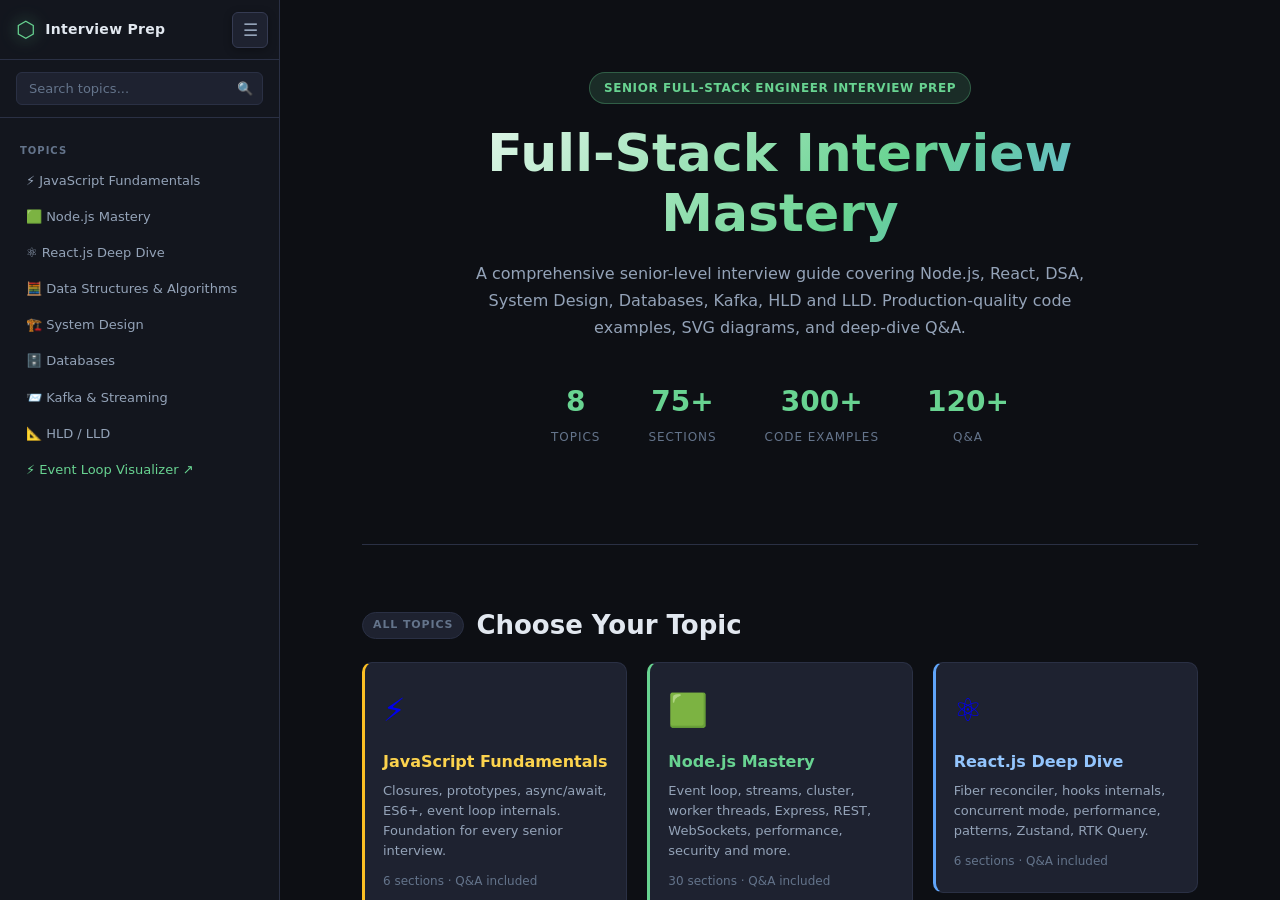
<file: index.html>
<!DOCTYPE html>
<html lang="en">
<head>
  <meta charset="UTF-8" />
  <meta name="viewport" content="width=device-width, initial-scale=1.0" />
  <title>Senior Full-Stack Interview Prep</title>
  <link rel="stylesheet" href="styles.css" />
</head>
<body>
  <div id="progressBar" class="progress-bar"></div>
  <button class="sidebar-float-toggle" id="sidebarToggle" aria-label="Toggle sidebar">☰</button>
  <div class="sidebar-overlay" id="sidebarOverlay"></div>

  <div class="layout">
    <aside class="sidebar" id="sidebar">
      <div class="sidebar-header">
        <div class="logo">
          <span class="logo-icon">⬡</span>
          <span class="logo-text">Interview Prep</span>
        </div>
      </div>
      <div class="search-box">
        <input type="text" id="searchInput" placeholder="Search topics..." />
        <span class="search-icon">🔍</span>
      </div>
      <nav class="nav" id="nav">
        <div class="nav-section">
          <div class="nav-section-title">Topics</div>
          <a href="javascript.html" class="nav-link">⚡ JavaScript Fundamentals</a>
          <a href="nodejs.html" class="nav-link">🟩 Node.js Mastery</a>
          <a href="react.html" class="nav-link">⚛️ React.js Deep Dive</a>
          <a href="dsa.html" class="nav-link">🧮 Data Structures & Algorithms</a>
          <a href="system-design.html" class="nav-link">🏗️ System Design</a>
          <a href="databases.html" class="nav-link">🗄️ Databases</a>
          <a href="kafka.html" class="nav-link">📨 Kafka & Streaming</a>
          <a href="hld-lld.html" class="nav-link">📐 HLD / LLD</a>
          <a href="event-loop.html" class="nav-link" style="color:#68d391;" target="_blank">⚡ Event Loop Visualizer ↗</a>
        </div>
      </nav>
    </aside>

    <main class="main" id="main">
      <div class="content-wrapper">
        <section class="hero" id="hero">
          <div class="hero-badge">Senior Full-Stack Engineer Interview Prep</div>
          <h1 class="hero-title">Full-Stack Interview Mastery</h1>
          <p class="hero-subtitle">A comprehensive senior-level interview guide covering Node.js, React, DSA, System Design, Databases, Kafka, HLD and LLD. Production-quality code examples, SVG diagrams, and deep-dive Q&amp;A.</p>
          <div class="hero-stats">
            <div class="stat"><span class="stat-num">8</span><span class="stat-label">Topics</span></div>
            <div class="stat"><span class="stat-num">75+</span><span class="stat-label">Sections</span></div>
            <div class="stat"><span class="stat-num">300+</span><span class="stat-label">Code Examples</span></div>
            <div class="stat"><span class="stat-num">120+</span><span class="stat-label">Q&amp;A</span></div>
          </div>
        </section>

        <!-- Topic cards -->
        <section class="section" style="border-bottom:none;">
          <div class="section-header">
            <span class="section-tag">All Topics</span>
            <h2>Choose Your Topic</h2>
          </div>
          <div class="feature-grid" style="grid-template-columns:repeat(auto-fill,minmax(240px,1fr));gap:20px;margin-top:20px;">

            <a href="javascript.html" style="text-decoration:none;">
              <div class="feature-card" style="border-left:3px solid #fbbf24;cursor:pointer;">
                <div style="font-size:32px;margin-bottom:10px;">⚡</div>
                <h4 style="color:#fcd34d;font-size:16px;margin-bottom:6px;">JavaScript Fundamentals</h4>
                <p style="color:#94a3b8;font-size:13px;">Closures, prototypes, async/await, ES6+, event loop internals. Foundation for every senior interview.</p>
                <span style="color:#64748b;font-size:12px;margin-top:10px;display:block;">6 sections · Q&amp;A included</span>
              </div>
            </a>

            <a href="nodejs.html" style="text-decoration:none;">
              <div class="feature-card" style="border-left:3px solid #68d391;cursor:pointer;">
                <div style="font-size:32px;margin-bottom:10px;">🟩</div>
                <h4 style="color:#68d391;font-size:16px;margin-bottom:6px;">Node.js Mastery</h4>
                <p style="color:#94a3b8;font-size:13px;">Event loop, streams, cluster, worker threads, Express, REST, WebSockets, performance, security and more.</p>
                <span style="color:#64748b;font-size:12px;margin-top:10px;display:block;">30 sections · Q&amp;A included</span>
              </div>
            </a>

            <a href="react.html" style="text-decoration:none;">
              <div class="feature-card" style="border-left:3px solid #60a5fa;cursor:pointer;">
                <div style="font-size:32px;margin-bottom:10px;">⚛️</div>
                <h4 style="color:#93c5fd;font-size:16px;margin-bottom:6px;">React.js Deep Dive</h4>
                <p style="color:#94a3b8;font-size:13px;">Fiber reconciler, hooks internals, concurrent mode, performance, patterns, Zustand, RTK Query.</p>
                <span style="color:#64748b;font-size:12px;margin-top:10px;display:block;">6 sections · Q&amp;A included</span>
              </div>
            </a>

            <a href="dsa.html" style="text-decoration:none;">
              <div class="feature-card" style="border-left:3px solid #a78bfa;cursor:pointer;">
                <div style="font-size:32px;margin-bottom:10px;">🧮</div>
                <h4 style="color:#c4b5fd;font-size:16px;margin-bottom:6px;">Data Structures &amp; Algorithms</h4>
                <p style="color:#94a3b8;font-size:13px;">Big O, arrays, linked lists, stacks, trees, graphs, dynamic programming, sorting. All in JavaScript.</p>
                <span style="color:#64748b;font-size:12px;margin-top:10px;display:block;">9 sections · FAANG-level Q&amp;A</span>
              </div>
            </a>

            <a href="system-design.html" style="text-decoration:none;">
              <div class="feature-card" style="border-left:3px solid #f59e0b;cursor:pointer;">
                <div style="font-size:32px;margin-bottom:10px;">🏗️</div>
                <h4 style="color:#fcd34d;font-size:16px;margin-bottom:6px;">System Design</h4>
                <p style="color:#94a3b8;font-size:13px;">CAP theorem, consistent hashing, caching, rate limiting, distributed locks, CQRS, Event Sourcing.</p>
                <span style="color:#64748b;font-size:12px;margin-top:10px;display:block;">5 sections · Q&amp;A included</span>
              </div>
            </a>

            <a href="databases.html" style="text-decoration:none;">
              <div class="feature-card" style="border-left:3px solid #f87171;cursor:pointer;">
                <div style="font-size:32px;margin-bottom:10px;">🗄️</div>
                <h4 style="color:#fca5a5;font-size:16px;margin-bottom:6px;">Databases</h4>
                <p style="color:#94a3b8;font-size:13px;">PostgreSQL internals, MVCC, VACUUM, EXPLAIN ANALYZE, indexing, sharding, MongoDB schema patterns.</p>
                <span style="color:#64748b;font-size:12px;margin-top:10px;display:block;">8 sections · DEEL-level Q&amp;A</span>
              </div>
            </a>

            <a href="kafka.html" style="text-decoration:none;">
              <div class="feature-card" style="border-left:3px solid #4ade80;cursor:pointer;">
                <div style="font-size:32px;margin-bottom:10px;">📨</div>
                <h4 style="color:#86efac;font-size:16px;margin-bottom:6px;">Kafka &amp; Streaming</h4>
                <p style="color:#94a3b8;font-size:13px;">Topics, partitions, consumer groups, zero-copy I/O, delivery semantics, CDC, Saga pattern, kafkajs.</p>
                <span style="color:#64748b;font-size:12px;margin-top:10px;display:block;">4 sections · Q&amp;A included</span>
              </div>
            </a>

            <a href="hld-lld.html" style="text-decoration:none;">
              <div class="feature-card" style="border-left:3px solid #c084fc;cursor:pointer;">
                <div style="font-size:32px;margin-bottom:10px;">📐</div>
                <h4 style="color:#e9d5ff;font-size:16px;margin-bottom:6px;">HLD / LLD</h4>
                <p style="color:#94a3b8;font-size:13px;">Design WhatsApp, Uber, Netflix, Twitter. HLD framework, LLD with OOP patterns, SOLID principles.</p>
                <span style="color:#64748b;font-size:12px;margin-top:10px;display:block;">7 sections · Q&amp;A included</span>
              </div>
            </a>

          </div>
        </section>

        <footer class="footer">
          <p><strong>Senior Full-Stack Interview Prep Guide</strong></p>
          <p style="margin-top:8px;">Node.js · React · DSA · System Design · Databases · Kafka · HLD · LLD</p>
          <p style="margin-top:8px;font-size:12px;">Host on GitHub Pages — push the <code>interview-prep-site/</code> folder and enable Pages from Settings.</p>
        </footer>
      </div>
    </main>
  </div>

  <script src="app.js"></script>
</body>
</html>
</file>
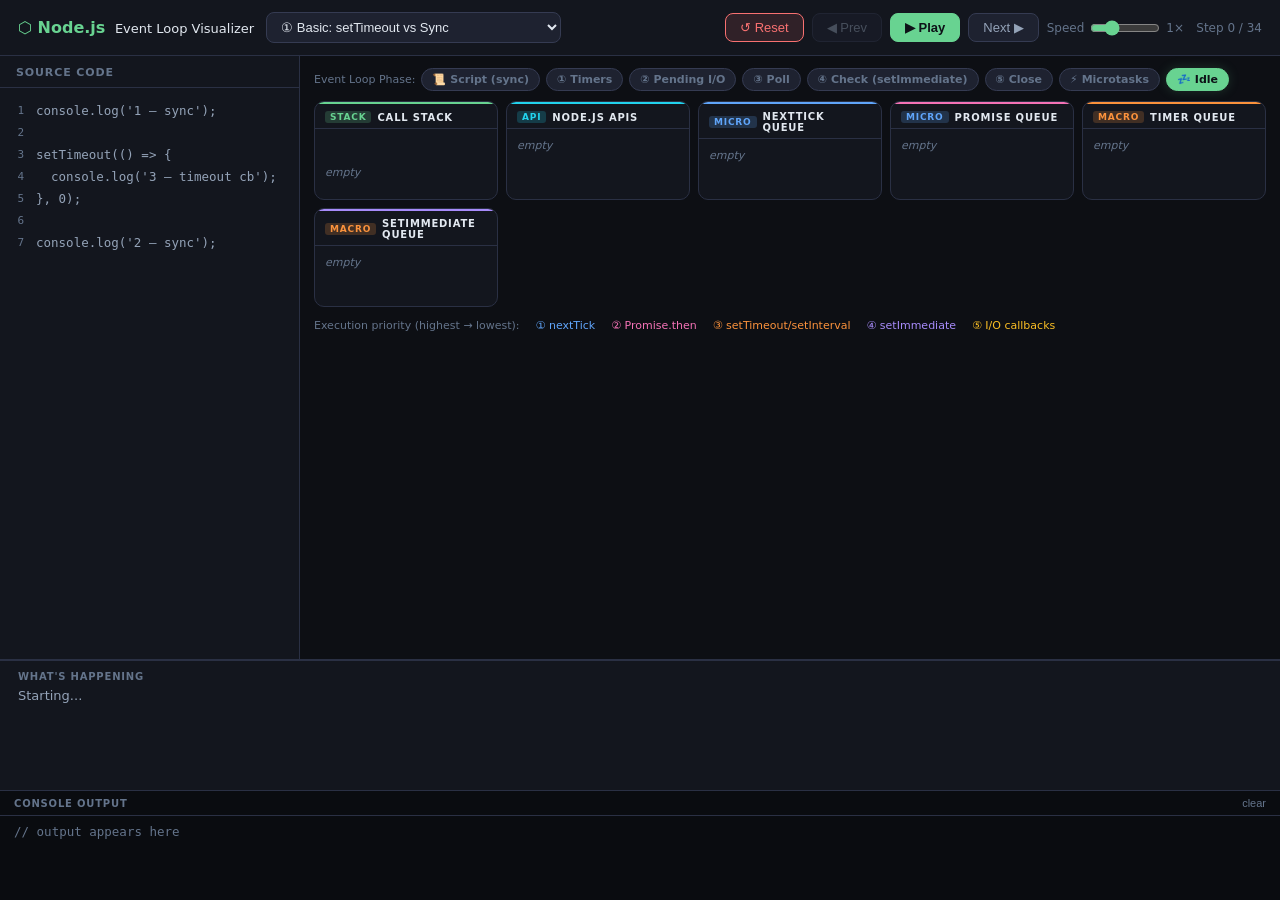
<file: event-loop.html>
<!DOCTYPE html>
<html lang="en">
<head>
<meta charset="UTF-8"/>
<meta name="viewport" content="width=device-width, initial-scale=1.0"/>
<title>Node.js Event Loop Visualizer</title>
<style>
*,*::before,*::after{box-sizing:border-box;margin:0;padding:0}
:root{
  --bg:#0d0f14;--bg2:#13161e;--bg3:#1a1e28;--surface:#1e2230;--surface2:#252a3a;
  --border:#2a3044;--border2:#353b52;--text:#e2e8f0;--text2:#94a3b8;--text3:#64748b;
  --green:#68d391;--blue:#60a5fa;--purple:#a78bfa;--orange:#fb923c;--yellow:#fbbf24;
  --red:#f87171;--pink:#f472b6;--cyan:#22d3ee;
  --glow-green:rgba(104,211,145,0.18);--glow-blue:rgba(96,165,250,0.18);
  --glow-purple:rgba(167,139,250,0.18);--glow-orange:rgba(251,146,60,0.18);
  --font:-apple-system,BlinkMacSystemFont,'Segoe UI',system-ui,sans-serif;
  --mono:'Fira Code','JetBrains Mono','Consolas',monospace;
}
html,body{height:100%;overflow:hidden;font-family:var(--font);background:var(--bg);color:var(--text);font-size:14px}

/* ── Layout ── */
.app{display:grid;grid-template-rows:56px 1fr 130px 110px;height:100vh}
header{display:flex;align-items:center;gap:12px;padding:0 18px;background:var(--bg2);border-bottom:1px solid var(--border);flex-shrink:0}
.logo{font-weight:800;font-size:16px;color:var(--green);white-space:nowrap}
.logo span{color:var(--text);font-weight:400;font-size:13px;margin-left:4px}
.example-select{background:var(--surface);border:1px solid var(--border2);color:var(--text);padding:6px 10px;border-radius:8px;font-size:13px;outline:none;cursor:pointer;flex-shrink:0}
.example-select:focus{border-color:var(--green)}
.controls{display:flex;align-items:center;gap:8px;margin-left:auto}
.btn{background:var(--surface);border:1px solid var(--border2);color:var(--text2);padding:6px 14px;border-radius:8px;font-size:13px;cursor:pointer;transition:.15s;display:flex;align-items:center;gap:5px;white-space:nowrap}
.btn:hover{background:var(--surface2);color:var(--text);border-color:var(--border2)}
.btn.primary{background:var(--green);color:#0d1117;border-color:var(--green);font-weight:700}
.btn.primary:hover{filter:brightness(1.1)}
.btn.danger{background:rgba(248,113,113,.12);border-color:var(--red);color:var(--red)}
.btn:disabled{opacity:.4;cursor:not-allowed}
.speed-wrap{display:flex;align-items:center;gap:6px;font-size:12px;color:var(--text3)}
.speed-wrap input{width:70px;accent-color:var(--green)}
.step-counter{font-size:12px;color:var(--text3);white-space:nowrap;min-width:70px;text-align:right}

/* ── Middle: code + viz ── */
.middle{display:grid;grid-template-columns:300px 1fr;overflow:hidden;border-bottom:1px solid var(--border)}

/* Code panel */
.code-panel{background:var(--bg2);border-right:1px solid var(--border);display:flex;flex-direction:column;overflow:hidden}
.panel-title{font-size:11px;font-weight:700;text-transform:uppercase;letter-spacing:.08em;color:var(--text3);padding:10px 16px 8px;border-bottom:1px solid var(--border)}
.code-view{flex:1;overflow-y:auto;padding:12px 0;font-family:var(--mono);font-size:12.5px;line-height:1.75}
.code-line{display:flex;gap:0;min-height:22px;transition:background .15s}
.code-line.active{background:rgba(104,211,145,.1)}
.code-line.active .line-content{color:var(--green)}
.line-num{width:36px;min-width:36px;text-align:right;padding-right:12px;color:var(--text3);user-select:none;font-size:11px;padding-top:1px}
.line-content{color:var(--text2);padding-right:12px;white-space:pre}
.code-line.active .line-num{color:var(--green)}

/* Viz panel */
.viz-panel{overflow-y:auto;overflow-x:hidden;background:var(--bg);padding:12px 14px;display:flex;flex-direction:column;gap:10px}

/* Phase indicator */
.phases{display:flex;gap:6px;flex-wrap:wrap}
.phase-pill{padding:4px 10px;border-radius:100px;font-size:11px;font-weight:600;border:1px solid var(--border2);color:var(--text3);background:var(--surface);transition:.2s;cursor:default;white-space:nowrap}
.phase-pill.active{background:var(--green);color:#0d1117;border-color:var(--green);box-shadow:0 0 12px var(--glow-green)}
.phase-pill.active.timer{background:var(--orange);border-color:var(--orange);box-shadow:0 0 12px var(--glow-orange)}
.phase-pill.active.check{background:var(--purple);border-color:var(--purple);box-shadow:0 0 12px var(--glow-purple)}
.phase-pill.active.micro{background:var(--blue);border-color:var(--blue);box-shadow:0 0 12px var(--glow-blue)}
.phase-pill.active.script{background:var(--cyan);border-color:var(--cyan)}

/* Queue grid */
.queues-grid{display:grid;grid-template-columns:repeat(auto-fill,minmax(160px,1fr));gap:8px}
.queue-box{background:var(--bg2);border:1px solid var(--border);border-radius:10px;overflow:hidden;min-height:90px}
.queue-header{font-size:10px;font-weight:700;text-transform:uppercase;letter-spacing:.08em;padding:7px 10px 5px;border-bottom:1px solid var(--border);display:flex;align-items:center;gap:6px}
.queue-items{padding:6px 8px;display:flex;flex-direction:column;gap:4px;min-height:60px}
.queue-item{padding:4px 8px;border-radius:6px;font-family:var(--mono);font-size:11.5px;border:1px solid;transition:all .25s;animation:popIn .25s ease}
@keyframes popIn{from{opacity:0;transform:scale(.85) translateY(-4px)}to{opacity:1;transform:scale(1) translateY(0)}}
.queue-item.removing{animation:popOut .25s ease forwards}
@keyframes popOut{to{opacity:0;transform:scale(.85) translateY(4px)}}

/* Item colors by type */
.item-sync{background:rgba(104,211,145,.1);border-color:rgba(104,211,145,.25);color:var(--green)}
.item-timer{background:rgba(251,146,60,.1);border-color:rgba(251,146,60,.25);color:var(--orange)}
.item-immediate{background:rgba(167,139,250,.1);border-color:rgba(167,139,250,.25);color:var(--purple)}
.item-tick{background:rgba(96,165,250,.12);border-color:rgba(96,165,250,.3);color:var(--blue)}
.item-promise{background:rgba(244,114,182,.1);border-color:rgba(244,114,182,.25);color:var(--pink)}
.item-api{background:rgba(34,211,238,.1);border-color:rgba(34,211,238,.25);color:var(--cyan)}
.item-io{background:rgba(251,191,36,.1);border-color:rgba(251,191,36,.25);color:var(--yellow)}

/* Queue header accent lines */
.queue-box.call-stack .queue-header{border-top:2px solid var(--green)}
.queue-box.node-apis .queue-header{border-top:2px solid var(--cyan)}
.queue-box.tick-q .queue-header{border-top:2px solid var(--blue)}
.queue-box.promise-q .queue-header{border-top:2px solid var(--pink)}
.queue-box.timer-q .queue-header{border-top:2px solid var(--orange)}
.queue-box.immediate-q .queue-header{border-top:2px solid var(--purple)}
.queue-box.io-q .queue-header{border-top:2px solid var(--yellow)}
.empty-msg{font-size:11px;color:var(--text3);font-style:italic;padding:4px 2px}

.tag{font-size:9px;padding:1px 5px;border-radius:3px;font-weight:700}
.tag-micro{background:rgba(96,165,250,.2);color:var(--blue)}
.tag-macro{background:rgba(251,146,60,.2);color:var(--orange)}
.tag-stack{background:rgba(104,211,145,.2);color:var(--green)}
.tag-api{background:rgba(34,211,238,.2);color:var(--cyan)}

/* ── Explanation ── */
.explanation-panel{border-top:1px solid var(--border);background:var(--bg2);padding:10px 18px;display:flex;flex-direction:column;gap:4px;overflow:hidden}
.exp-label{font-size:10px;font-weight:700;text-transform:uppercase;letter-spacing:.08em;color:var(--text3)}
.exp-text{font-size:13px;color:var(--text2);line-height:1.55;overflow:hidden;display:-webkit-box;-webkit-line-clamp:3;-webkit-box-orient:vertical}

/* ── Console ── */
.console-panel{border-top:1px solid var(--border);background:#0a0c10;display:flex;flex-direction:column;overflow:hidden}
.console-header{display:flex;align-items:center;gap:8px;padding:6px 14px;border-bottom:1px solid var(--border);flex-shrink:0}
.console-title{font-size:10px;font-weight:700;text-transform:uppercase;letter-spacing:.08em;color:var(--text3)}
.console-clear{background:none;border:none;color:var(--text3);cursor:pointer;font-size:11px;margin-left:auto}
.console-clear:hover{color:var(--text2)}
.console-output{flex:1;overflow-y:auto;padding:4px 0;font-family:var(--mono);font-size:12.5px;line-height:1.8}
.console-line{display:flex;align-items:baseline;gap:10px;padding:1px 14px;transition:background .1s}
.console-line:hover{background:rgba(255,255,255,.02)}
.console-badge{font-size:9px;padding:1px 5px;border-radius:3px;font-weight:700;flex-shrink:0;margin-top:2px}
.badge-sync{background:rgba(104,211,145,.2);color:var(--green)}
.badge-timer{background:rgba(251,146,60,.2);color:var(--orange)}
.badge-immediate{background:rgba(167,139,250,.2);color:var(--purple)}
.badge-tick{background:rgba(96,165,250,.2);color:var(--blue)}
.badge-promise{background:rgba(244,114,182,.2);color:var(--pink)}
.badge-io{background:rgba(251,191,36,.2);color:var(--yellow)}
.console-value{color:var(--text)}

/* Call stack shows newest on top */
.queue-box.call-stack .queue-items{flex-direction:column-reverse}

.tooltip{position:relative}
.tooltip::after{content:attr(data-tip);position:absolute;bottom:calc(100% + 6px);left:50%;transform:translateX(-50%);background:#000;color:var(--text2);font-size:11px;padding:4px 8px;border-radius:5px;white-space:nowrap;pointer-events:none;opacity:0;transition:.15s;z-index:100}
.tooltip:hover::after{opacity:1}
</style>
</head>
<body>
<div class="app">
  <!-- Header -->
  <header>
    <div class="logo">⬡ Node.js <span>Event Loop Visualizer</span></div>
    <select class="example-select" id="exampleSelect">
      <option value="0">① Basic: setTimeout vs Sync</option>
      <option value="1">② nextTick vs Promise.then</option>
      <option value="2">③ setTimeout vs setImmediate (outside I/O)</option>
      <option value="3">④ setImmediate inside I/O callback</option>
      <option value="4">⑤ Promise chain (microtask queue)</option>
      <option value="5">⑥ async / await internals</option>
      <option value="6">⑦ process.nextTick starvation ⚠️</option>
      <option value="7">⑧ Full complex mix (all types)</option>
    </select>
    <div class="controls">
      <button class="btn danger tooltip" id="btnReset" data-tip="Reset to start">↺ Reset</button>
      <button class="btn tooltip" id="btnPrev" data-tip="Previous step">◀ Prev</button>
      <button class="btn primary" id="btnPlay">▶ Play</button>
      <button class="btn tooltip" id="btnNext" data-tip="Next step">Next ▶</button>
      <div class="speed-wrap">
        <span>Speed</span>
        <input type="range" id="speedRange" min="1" max="5" value="2" step="1"/>
        <span id="speedLabel">1×</span>
      </div>
      <div class="step-counter" id="stepCounter">Step 0 / 0</div>
    </div>
  </header>

  <!-- Middle -->
  <div class="middle">
    <!-- Code -->
    <div class="code-panel">
      <div class="panel-title">Source Code</div>
      <div class="code-view" id="codeView"></div>
    </div>

    <!-- Viz -->
    <div class="viz-panel" id="vizPanel">
      <!-- Phase pills -->
      <div class="phases">
        <span style="font-size:11px;color:var(--text3);align-self:center;white-space:nowrap">Event Loop Phase:</span>
        <span class="phase-pill script" data-phase="script">📜 Script (sync)</span>
        <span class="phase-pill timer" data-phase="timers">① Timers</span>
        <span class="phase-pill" data-phase="pending">② Pending I/O</span>
        <span class="phase-pill" data-phase="poll">③ Poll</span>
        <span class="phase-pill check" data-phase="check">④ Check (setImmediate)</span>
        <span class="phase-pill" data-phase="close">⑤ Close</span>
        <span class="phase-pill micro" data-phase="microtasks">⚡ Microtasks</span>
        <span class="phase-pill" data-phase="idle">💤 Idle</span>
      </div>

      <!-- Queues grid -->
      <div class="queues-grid">
        <!-- Call Stack -->
        <div class="queue-box call-stack">
          <div class="queue-header"><span class="tag tag-stack">STACK</span> Call Stack</div>
          <div class="queue-items" id="q-callstack"></div>
        </div>
        <!-- Node APIs -->
        <div class="queue-box node-apis">
          <div class="queue-header"><span class="tag tag-api">API</span> Node.js APIs</div>
          <div class="queue-items" id="q-nodeapis"></div>
        </div>
        <!-- nextTick -->
        <div class="queue-box tick-q">
          <div class="queue-header"><span class="tag tag-micro">MICRO</span> nextTick Queue</div>
          <div class="queue-items" id="q-nexttick"></div>
        </div>
        <!-- Promise -->
        <div class="queue-box promise-q">
          <div class="queue-header"><span class="tag tag-micro">MICRO</span> Promise Queue</div>
          <div class="queue-items" id="q-promise"></div>
        </div>
        <!-- Timer -->
        <div class="queue-box timer-q">
          <div class="queue-header"><span class="tag tag-macro">MACRO</span> Timer Queue</div>
          <div class="queue-items" id="q-timer"></div>
        </div>
        <!-- Immediate -->
        <div class="queue-box immediate-q">
          <div class="queue-header"><span class="tag tag-macro">MACRO</span> setImmediate Queue</div>
          <div class="queue-items" id="q-immediate"></div>
        </div>
        <!-- I/O -->
        <div class="queue-box io-q" style="display:none" id="ioBox">
          <div class="queue-header"><span class="tag" style="background:rgba(251,191,36,.2);color:var(--yellow)">I/O</span> I/O Callbacks</div>
          <div class="queue-items" id="q-io"></div>
        </div>
      </div>

      <!-- Priority legend -->
      <div style="display:flex;gap:16px;flex-wrap:wrap;padding:2px 0">
        <span style="font-size:11px;color:var(--text3)">Execution priority (highest → lowest):</span>
        <span style="font-size:11px;color:var(--blue)">① nextTick</span>
        <span style="font-size:11px;color:var(--pink)">② Promise.then</span>
        <span style="font-size:11px;color:var(--orange)">③ setTimeout/setInterval</span>
        <span style="font-size:11px;color:var(--purple)">④ setImmediate</span>
        <span style="font-size:11px;color:var(--yellow)">⑤ I/O callbacks</span>
      </div>
    </div>
  </div>

  <!-- Explanation -->
  <div class="explanation-panel">
    <div class="exp-label">What's happening</div>
    <div class="exp-text" id="explanation">Select an example and press Play to start the visualization.</div>
  </div>

  <!-- Console -->
  <div class="console-panel">
    <div class="console-header">
      <span class="console-title">Console Output</span>
      <button class="console-clear" id="btnClearConsole">clear</button>
    </div>
    <div class="console-output" id="consoleOutput">
      <div class="console-line"><span class="console-value" style="color:var(--text3)">// output appears here as code executes</span></div>
    </div>
  </div>
</div>

<script>
// ── Step builder ──────────────────────────────────────────────────
function buildSteps(actions){
  const s={callStack:[],nodeApis:[],nextTick:[],promise:[],timer:[],immediate:[],io:[],
            phase:'idle',activeLine:null,output:[],explanation:'Starting...'};
  const snap=()=>JSON.parse(JSON.stringify(s));
  const steps=[snap()];
  for(const a of actions){
    const[t,...r]=a;
    if(t==='push'){s.callStack.push(r[0]);if(r[1]!==undefined)s.activeLine=r[1];}
    else if(t==='pop'){s.callStack.pop();}
    else if(t==='log'){s.output=[...s.output,{text:r[0],type:r[1]||'sync'}];}
    else if(t==='A+'){s.nodeApis=[...s.nodeApis,r[0]];}
    else if(t==='A-'){s.nodeApis=s.nodeApis.filter(x=>x!==r[0]);}
    else if(t==='Q+'){s[r[0]]=[...s[r[0]],r[1]];}
    else if(t==='Q-'){s[r[0]]=s[r[0]].slice(1);}
    else if(t==='PH'){s.phase=r[0];}
    else if(t==='LN'){s.activeLine=r[0];}
    else if(t==='E'){s.explanation=r[0];}
    steps.push(snap());
  }
  return steps;
}

// ── Examples ───────────────────────────────────────────────────────
const EXAMPLES=[

// 0: Basic setTimeout
{name:'Basic: setTimeout vs Sync',
code:`console.log('1 — sync');

setTimeout(() => {
  console.log('3 — timeout cb');
}, 0);

console.log('2 — sync');`,
steps:buildSteps([
['E','Script begins. JS is single-threaded — execution starts from the top synchronously.'],
['push','main()',null],['PH','script'],
['E','Line 1: console.log("1") is synchronous. It is pushed directly onto the Call Stack.'],
['push','console.log("1")',1],
['log','1 — sync','sync'],
['E','console.log("1") executes immediately — "1" appears in the console.'],
['pop'],
['E','Line 3: setTimeout() is called. The callback is NOT executed now — it\'s handed to the Node.js Timer API with a 0ms delay.'],
['push','setTimeout(cb, 0)',3],['A+','Timer: cb [delay=0ms]'],
['pop'],
['E','setTimeout() itself returns immediately. The event loop will deliver the callback AFTER the current synchronous code finishes and the delay expires.'],
['E','Line 7: console.log("2") is synchronous. Pushed directly onto the Call Stack.'],
['push','console.log("2")',7],
['log','2 — sync','sync'],
['E','console.log("2") executes — "2" in console. Notice: this runs BEFORE the timeout callback!'],
['pop'],
['pop'],// main
['E','main() completes. Call Stack is empty! The event loop now takes over.'],
['PH','timers'],
['E','Event Loop — TIMERS phase: Checks if any setTimeout/setInterval thresholds have expired. Our 0ms timer has expired — callback moves from Timer API → Timer Queue.'],
['A-','Timer: cb [delay=0ms]'],['Q+','timer','cb()'],
['E','Event loop picks up the callback from the Timer Queue. Since the Call Stack is empty, it pushes the callback onto the stack.'],
['Q-','timer'],['push','cb()',null],
['E','Inside the callback: console.log("3") executes.'],
['push','console.log("3")',4],
['log','3 — timeout cb','timer'],
['pop'],
['pop'],// cb
['PH','idle'],
['E','✅ Done! Output: 1 → 2 → 3. Key insight: even setTimeout(0) runs AFTER all synchronous code, because async callbacks can only run when the Call Stack is empty.'],
])},

// 1: nextTick vs Promise
{name:'nextTick vs Promise.then',
code:`console.log('1 — sync');

process.nextTick(() => {
  console.log('3 — nextTick');
});

Promise.resolve().then(() => {
  console.log('4 — Promise.then');
});

process.nextTick(() => {
  console.log('5 — nextTick 2');
});

console.log('2 — sync');`,
steps:buildSteps([
['E','We\'ll compare process.nextTick (highest priority microtask) vs Promise.then (normal microtask).'],
['push','main()',null],['PH','script'],
['push','console.log("1")',1],['log','1 — sync','sync'],['pop'],
['E','Line 3: process.nextTick() registers a callback in the nextTick Queue. It does NOT run yet.'],
['push','process.nextTick(cb1)',3],['Q+','nextTick','cb1: nextTick'],['pop'],
['E','Line 7: Promise.resolve().then() registers a callback in the Promise (microtask) Queue.'],
['push','Promise.resolve().then(cb2)',7],['Q+','promise','cb2: Promise.then'],['pop'],
['E','Line 11: Another process.nextTick() — second callback added to nextTick Queue.'],
['push','process.nextTick(cb3)',11],['Q+','nextTick','cb3: nextTick 2'],['pop'],
['push','console.log("2")',15],['log','2 — sync','sync'],['pop'],
['pop'],// main
['E','Call Stack is empty. Before advancing event loop phases, ALL microtasks must drain. nextTick Queue is drained FIRST, then Promise Queue.'],
['PH','microtasks'],
['E','MICROTASKS: nextTick Queue goes first. Picking up cb1...'],
['Q-','nextTick'],['push','cb1()',null],
['push','console.log("3")',4],['log','3 — nextTick','tick'],['pop'],['pop'],
['E','nextTick Queue still has cb3. It runs next (nextTick fully drains before moving to Promise Queue).'],
['Q-','nextTick'],['push','cb3()',null],
['push','console.log("5")',12],['log','5 — nextTick 2','tick'],['pop'],['pop'],
['E','nextTick Queue is now empty. Now the Promise Queue runs.'],
['Q-','promise'],['push','cb2()',null],
['push','console.log("4")',8],['log','4 — Promise.then','promise'],['pop'],['pop'],
['PH','idle'],
['E','✅ Output: 1 → 2 → 3 → 5 → 4. Priority: sync → nextTick (ALL) → Promise.then (ALL) → macrotasks. nextTick ALWAYS beats Promise.then!'],
])},

// 2: setTimeout vs setImmediate
{name:'setTimeout vs setImmediate (outside I/O)',
code:`// Called outside an I/O callback
// Order is NON-DETERMINISTIC!

setTimeout(() => {
  console.log('setTimeout');
}, 0);

setImmediate(() => {
  console.log('setImmediate');
});

// May print either order on each run`,
steps:buildSteps([
['E','Classic interview question: setTimeout(fn, 0) vs setImmediate(fn) — when called at the top level (outside I/O), the order is NON-DETERMINISTIC.'],
['push','main()',null],['PH','script'],
['E','Line 4: setTimeout(cb, 0) — callback registered with Timer API. Whether it\'s ready by the time the event loop starts the Timers phase depends on OS/process startup timing.'],
['push','setTimeout(cb1, 0)',4],['A+','Timer: cb1 [0ms]'],['pop'],
['E','Line 8: setImmediate(cb2) — callback registered in the Immediate Queue. It will run in the CHECK phase, which comes after the POLL phase.'],
['push','setImmediate(cb2)',8],['Q+','immediate','cb2: setImmediate'],['pop'],
['pop'],// main
['E','Call Stack empty. Event loop begins. Which comes first — Timers phase or Check phase?'],
['PH','timers'],
['E','TIMERS phase: If the 0ms timer has already expired (depends on how fast Node started), cb1 moves to the Timer Queue now. If it hasn\'t expired yet, this phase is skipped.'],
['A-','Timer: cb1 [0ms]'],['Q+','timer','cb1: setTimeout'],
['E','[Scenario A] Timer expired in time → Timer Queue has cb1. Event loop picks it up.'],
['Q-','timer'],['push','cb1()',null],
['push','console.log("setTimeout")',5],['log','setTimeout','timer'],['pop'],['pop'],
['PH','check'],
['E','CHECK phase (setImmediate): cb2 runs now.'],
['Q-','immediate'],['push','cb2()',null],
['push','console.log("setImmediate")',9],['log','setImmediate','immediate'],['pop'],['pop'],
['PH','idle'],
['E','✅ In Scenario A: setTimeout ran first. In Scenario B (timer not yet expired when Timers phase checked), setImmediate would run first in Check phase, then setTimeout on the next loop iteration. The order is truly non-deterministic at the top level!'],
])},

// 3: setImmediate inside I/O
{name:'setImmediate inside I/O callback',
code:`const fs = require('fs');

fs.readFile('file.txt', (err, data) => {
  // Inside an I/O callback:
  // setImmediate ALWAYS runs before setTimeout!

  setTimeout(() => {
    console.log('setTimeout');
  }, 0);

  setImmediate(() => {
    console.log('setImmediate ← always first!');
  });
});`,
steps:buildSteps([
['E','Inside an I/O callback, the order becomes DETERMINISTIC. setImmediate ALWAYS runs before setTimeout(0). Here\'s why...'],
['push','main()',null],['PH','script'],
['E','fs.readFile() is called — an async I/O operation. It\'s handed to the OS via libuv. The callback will run when the file is read.'],
['push','fs.readFile(cb)',3],['A+','I/O: readFile [pending]'],['pop'],
['pop'],// main
['E','Call Stack empty. Event loop begins cycling through phases. I/O hasn\'t completed yet...'],
['PH','poll'],
['E','POLL phase: Event loop blocks here waiting for I/O events. File read completes! The I/O callback is moved to the I/O queue.'],
['A-','I/O: readFile [pending]'],['Q+','io','readFile cb'],
['E','The I/O callback runs during the POLL phase.'],
['Q-','io'],['push','readFileCb()',null],['LN',3],
['E','Inside the I/O callback: setTimeout() is registered. Timer starts from THIS moment.'],
['push','setTimeout(cb1, 0)',7],['A+','Timer: cb1 [0ms]'],['pop'],
['E','setImmediate() is registered — callback goes into the Immediate Queue immediately.'],
['push','setImmediate(cb2)',11],['Q+','immediate','cb2: setImmediate'],['pop'],
['pop'],// readFileCb
['E','I/O callback done. Event loop continues. Next phase after POLL is CHECK. At this point, the setTimeout timer may NOT have expired yet (it was just registered!).'],
['PH','check'],
['E','CHECK phase: setImmediate queue runs. cb2 executes NOW — before the timer has a chance to be checked.'],
['Q-','immediate'],['push','cb2()',null],
['push','console.log("setImmediate")',12],['log','setImmediate ← always first!','immediate'],['pop'],['pop'],
['PH','timers'],
['E','Next iteration — TIMERS phase: The 0ms timer has now expired. cb1 moves to Timer Queue.'],
['A-','Timer: cb1 [0ms]'],['Q+','timer','cb1: setTimeout'],
['Q-','timer'],['push','cb1()',null],
['push','console.log("setTimeout")',8],['log','setTimeout','timer'],['pop'],['pop'],
['PH','idle'],
['E','✅ Inside I/O: setImmediate ALWAYS before setTimeout(0). Why? The CHECK phase comes right after POLL (where I/O runs). The Timers phase only comes in the NEXT loop iteration, by which time setImmediate has already run.'],
])},

// 4: Promise chain
{name:'Promise chain (microtask queue)',
code:`console.log('1 — sync');

Promise.resolve('data')
  .then(val => {
    console.log('3 — then 1:', val);
    return 'processed';
  })
  .then(val => {
    console.log('5 — then 2:', val);
  });

Promise.resolve()
  .then(() => {
    console.log('4 — other promise');
  });

console.log('2 — sync');`,
steps:buildSteps([
['E','Promise chains show how microtasks queue up. Each .then() schedules a NEW microtask when the previous one resolves.'],
['push','main()',null],['PH','script'],
['push','console.log("1")',1],['log','1 — sync','sync'],['pop'],
['E','Promise.resolve("data").then(cb1) — the Promise is already resolved, so cb1 is immediately scheduled in the Promise (microtask) Queue.'],
['push','Promise.resolve().then(cb1)',3],['Q+','promise','cb1: then1'],['pop'],
['E','The second .then(cb2) is NOT queued yet — it waits for cb1 to run and resolve first.'],
['E','Line 12: Another Promise.resolve().then(cb3) — cb3 goes into the Promise Queue alongside cb1.'],
['push','Promise.resolve().then(cb3)',12],['Q+','promise','cb3: other promise'],['pop'],
['push','console.log("2")',16],['log','2 — sync','sync'],['pop'],
['pop'],// main
['E','Call Stack empty. Microtask queue drains. Two callbacks are waiting: cb1 and cb3. They run in FIFO order.'],
['PH','microtasks'],
['E','First microtask: cb1 (then1). It was queued first.'],
['Q-','promise'],['push','cb1()',null],
['push','console.log("3 — then 1")',4],['log','3 — then 1: data','promise'],['pop'],
['E','cb1 returns "processed". This resolves the next .then(), so cb2 is NOW scheduled in the Promise Queue.'],
['Q+','promise','cb2: then2'],
['pop'],// cb1
['E','Next microtask: cb3 (the other promise\'s .then). Note: cb2 was just added, but cb3 was already in the queue, so cb3 runs next.'],
['Q-','promise'],['push','cb3()',null],
['push','console.log("4 — other")',13],['log','4 — other promise','promise'],['pop'],['pop'],
['E','Now cb2 runs — it was added after cb3 but cb3 already ran. Microtasks run in FIFO order.'],
['Q-','promise'],['push','cb2()',null],
['push','console.log("5 — then 2")',8],['log','5 — then 2: processed','promise'],['pop'],['pop'],
['PH','idle'],
['E','✅ Output: 1→2→3→4→5. Key: .then() callbacks from DIFFERENT promise chains interleave. Each .then() resolution queues the NEXT .then() — it\'s not all queued at once!'],
])},

// 5: async/await
{name:'async / await internals',
code:`console.log('1 — sync');

async function fetchData() {
  console.log('3 — inside async fn (sync)');

  const result = await Promise.resolve('value');
  // Everything after await is a microtask!
  console.log('5 — after await:', result);
}

fetchData();
console.log('2 — sync (after calling fetchData)');

Promise.resolve().then(() => {
  console.log('4 — plain Promise.then');
});`,
steps:buildSteps([
['E','async/await is syntactic sugar over Promises. Code after "await" becomes a .then() callback — a microtask. Let\'s see exactly when things run.'],
['push','main()',null],['PH','script'],
['push','console.log("1")',1],['log','1 — sync','sync'],['pop'],
['E','fetchData() is called. An async function runs synchronously until it hits the first "await".'],
['push','fetchData()',10],
['push','console.log("3")',4],['log','3 — inside async fn (sync)','sync'],['pop'],
['E','Line 6: "await Promise.resolve(...)". The Promise is resolved, but the code AFTER await is suspended and scheduled as a microtask (like .then()). fetchData() returns a pending Promise.'],
['Q+','promise','resumeFetchData (after await)'],
['pop'],// fetchData
['E','Execution returns to main(). fetchData() returned its pending Promise — main() continues synchronously.'],
['push','console.log("2")',11],['log','2 — sync (after calling fetchData)','sync'],['pop'],
['E','Line 13: Promise.resolve().then(cb) — schedules another microtask. Notice it was registered AFTER the await resumes, but...'],
['push','Promise.resolve().then(cb)',13],['Q+','promise','cb: plain Promise.then'],['pop'],
['pop'],// main
['E','Call Stack empty. Microtask queue has 2 items: [resumeFetchData, cb]. They run in FIFO order.'],
['PH','microtasks'],
['E','First: resumeFetchData — the code after "await" in fetchData() continues. The awaited value ("value") is assigned to "result".'],
['Q-','promise'],['push','fetchData (resumed)',null],
['push','console.log("5 — after await")',8],['log','5 — after await: value','promise'],['pop'],['pop'],
['E','Next: the plain Promise.then callback runs.'],
['Q-','promise'],['push','cb()',null],
['push','console.log("4")',14],['log','4 — plain Promise.then','promise'],['pop'],['pop'],
['PH','idle'],
['E','✅ Output: 1→3→2→5→4. async functions run synchronously until the first "await". After await, they resume as microtasks — AFTER all current sync code, but BEFORE any macrotasks (setTimeout, setImmediate).'],
])},

// 6: nextTick starvation
{name:'process.nextTick starvation ⚠️',
code:`let count = 0;

function recursiveNextTick() {
  if (count >= 4) return;
  count++;
  console.log('nextTick #' + count);

  // Danger! Schedules ANOTHER nextTick
  // before Promise queue or timers can run
  process.nextTick(recursiveNextTick);
}

setTimeout(() => {
  console.log('setTimeout — was I starved?');
}, 0);

Promise.resolve().then(() => {
  console.log('Promise.then — was I starved?');
});

process.nextTick(recursiveNextTick);
console.log('sync done');`,
steps:buildSteps([
['E','⚠️ DANGER: process.nextTick can starve the rest of the event loop! If a nextTick callback keeps scheduling MORE nextTick callbacks, the event loop can never advance. This is the starvation problem.'],
['push','main()',null],['PH','script'],
['push','setTimeout(cb)',13],['A+','Timer: setTimeout cb [0ms]'],['pop'],
['push','Promise.resolve().then(pCb)',17],['Q+','promise','pCb: Promise.then'],['pop'],
['E','process.nextTick(recursiveNextTick) — first call queued.'],
['push','process.nextTick(r)',21],['Q+','nextTick','recursiveNextTick #1'],['pop'],
['push','console.log("sync done")',22],['log','sync done','sync'],['pop'],
['pop'],// main
['E','Call Stack empty. Now microtasks run. nextTick queue goes FIRST. Watch how each nextTick call adds ANOTHER nextTick before Promise.then or setTimeout can run!'],
['PH','microtasks'],
['Q-','nextTick'],['push','recursiveNextTick()',null],
['Q+','nextTick','recursiveNextTick #2'],
['push','console.log("nextTick #1")',6],['log','nextTick #1','tick'],['pop'],['pop'],
['E','nextTick #1 ran and scheduled nextTick #2. The Promise.then callback is STILL waiting. nextTick queue drains completely before Promise queue!'],
['Q-','nextTick'],['push','recursiveNextTick()',null],
['Q+','nextTick','recursiveNextTick #3'],
['push','console.log("nextTick #2")',6],['log','nextTick #2','tick'],['pop'],['pop'],
['Q-','nextTick'],['push','recursiveNextTick()',null],
['Q+','nextTick','recursiveNextTick #4'],
['push','console.log("nextTick #3")',6],['log','nextTick #3','tick'],['pop'],['pop'],
['Q-','nextTick'],['push','recursiveNextTick()',null],
['push','console.log("nextTick #4")',6],['log','nextTick #4','tick'],['pop'],['pop'],
['E','count=4, recursiveNextTick stops. nextTick queue is finally empty. NOW Promise queue runs.'],
['Q-','promise'],['push','pCb()',null],
['push','console.log("Promise.then")',18],['log','Promise.then — was I starved?','promise'],['pop'],['pop'],
['PH','timers'],['A-','Timer: setTimeout cb [0ms]'],['Q+','timer','setTimeout cb'],
['Q-','timer'],['push','setTimeout cb()',null],
['push','console.log("setTimeout")',14],['log','setTimeout — was I starved?','timer'],['pop'],['pop'],
['PH','idle'],
['E','✅ Output shows all nextTicks ran before Promise.then, and Promise.then before setTimeout. If recursiveNextTick had no base case, setTimeout and Promise.then would NEVER run — total starvation! Use setImmediate instead of nextTick for recursive patterns.'],
])},

// 7: Full complex mix
{name:'Full complex mix (all types)',
code:`console.log('1 — sync');

setTimeout(() => console.log('8 — setTimeout'), 0);

setImmediate(() => console.log('7 — setImmediate'));

Promise.resolve()
  .then(() => {
    console.log('4 — Promise 1');
    process.nextTick(() =>
      console.log('5 — nextTick inside Promise')
    );
  })
  .then(() => console.log('6 — Promise 2'));

process.nextTick(() => console.log('3 — nextTick'));

console.log('2 — sync');`,
steps:buildSteps([
['E','The ultimate event loop challenge! Can you predict the output? Let\'s step through every detail.'],
['push','main()',null],['PH','script'],
['push','console.log("1")',1],['log','1 — sync','sync'],['pop'],
['push','setTimeout(cb1,0)',3],['A+','Timer: cb1 [0ms]'],['pop'],
['push','setImmediate(cb2)',5],['Q+','immediate','cb2: setImmediate'],['pop'],
['E','Promise.resolve().then(pCb1).then(pCb2) — pCb1 is immediately queued (resolved promise). pCb2 waits for pCb1 to resolve first.'],
['push','Promise.resolve().then(pCb1).then(pCb2)',7],['Q+','promise','pCb1: Promise 1'],['pop'],
['push','process.nextTick(tCb)',15],['Q+','nextTick','tCb: nextTick'],['pop'],
['push','console.log("2")',17],['log','2 — sync','sync'],['pop'],
['pop'],// main
['E','Call Stack empty! Microtask queues drain first: nextTick queue has tCb, Promise queue has pCb1.'],
['PH','microtasks'],
['E','nextTick queue goes first. tCb runs.'],
['Q-','nextTick'],['push','tCb()',null],
['push','console.log("3")',15],['log','3 — nextTick','tick'],['pop'],['pop'],
['E','nextTick empty. Promise queue: pCb1 runs.'],
['Q-','promise'],['push','pCb1()',null],
['push','console.log("4")',9],['log','4 — Promise 1','promise'],
['E','pCb1 schedules a nextTick inside itself! This goes to the nextTick queue. Also pCb1 resolves, queueing pCb2.'],
['Q+','nextTick','innerTick: nextTick inside Promise'],
['Q+','promise','pCb2: Promise 2'],
['pop'],['pop'],// console.log + pCb1
['E','After EACH microtask, nextTick queue is checked again! The inner nextTick runs before pCb2.'],
['Q-','nextTick'],['push','innerTick()',null],
['push','console.log("5")',11],['log','5 — nextTick inside Promise','tick'],['pop'],['pop'],
['E','nextTick empty again. Now pCb2 runs.'],
['Q-','promise'],['push','pCb2()',null],
['push','console.log("6")',13],['log','6 — Promise 2','promise'],['pop'],['pop'],
['E','All microtasks done! Now event loop advances to macrotasks. Timer status is non-deterministic, but CHECK phase (setImmediate) typically runs before TIMERS in this case since we\'re inside the same loop iteration.'],
['PH','check'],
['Q-','immediate'],['push','cb2()',null],
['push','console.log("7")',5],['log','7 — setImmediate','immediate'],['pop'],['pop'],
['PH','timers'],
['A-','Timer: cb1 [0ms]'],['Q+','timer','cb1: setTimeout'],
['Q-','timer'],['push','cb1()',null],
['push','console.log("8")',3],['log','8 — setTimeout','timer'],['pop'],['pop'],
['PH','idle'],
['E','✅ Final output: 1→2→3→4→5→6→7→8. Key rules: (1) nextTick ALWAYS before Promise; (2) nextTick is checked after EVERY microtask; (3) All microtasks before any macrotask; (4) setImmediate before setTimeout when already in event loop.'],
]),
},
];

// ── Renderer ───────────────────────────────────────────────────────
let currentExample=0, currentStep=0, playing=false, playTimer=null;
const speedMs=[1200,800,500,300,150];

function renderCode(code,activeLine){
  const lines=code.split('\n');
  const div=document.getElementById('codeView');
  div.innerHTML=lines.map((line,i)=>{
    const active=activeLine===i+1?' active':'';
    return `<div class="code-line${active}"><span class="line-num">${i+1}</span><span class="line-content">${escHtml(line)||' '}</span></div>`;
  }).join('');
  if(activeLine){
    const el=div.querySelector(`.code-line:nth-child(${activeLine})`);
    if(el)el.scrollIntoView({block:'nearest',behavior:'smooth'});
  }
}

function renderQueueBox(id,items,itemClass){
  const box=document.getElementById(id);
  if(!items||items.length===0){box.innerHTML='<div class="empty-msg">empty</div>';return;}
  box.innerHTML=items.map(it=>`<div class="queue-item ${itemClass}">${escHtml(it)}</div>`).join('');
}

function renderStep(step){
  const ex=EXAMPLES[currentExample];
  renderCode(ex.code,step.activeLine);
  // Queues
  renderQueueBox('q-callstack',step.callStack,'item-sync');
  renderQueueBox('q-nodeapis',step.nodeApis,'item-api');
  renderQueueBox('q-nexttick',step.nextTick,'item-tick');
  renderQueueBox('q-promise',step.promise,'item-promise');
  renderQueueBox('q-timer',step.timer,'item-timer');
  renderQueueBox('q-immediate',step.immediate,'item-immediate');
  renderQueueBox('q-io',step.io,'item-io');
  // Show I/O box if needed
  document.getElementById('ioBox').style.display=step.io&&step.io.length?'block':'none';
  // Phase
  document.querySelectorAll('.phase-pill').forEach(p=>{
    p.classList.toggle('active',p.dataset.phase===step.phase);
  });
  // Explanation
  document.getElementById('explanation').textContent=step.explanation;
  // Console
  renderConsole(step.output);
  // Counter
  document.getElementById('stepCounter').textContent=`Step ${currentStep} / ${ex.steps.length-1}`;
  // Button states
  document.getElementById('btnPrev').disabled=currentStep===0;
  document.getElementById('btnNext').disabled=currentStep>=ex.steps.length-1;
}

function renderConsole(output){
  const div=document.getElementById('consoleOutput');
  if(!output||output.length===0){
    div.innerHTML='<div class="console-line"><span class="console-value" style="color:var(--text3)">// output appears here</span></div>';
    return;
  }
  div.innerHTML=output.map(o=>
    `<div class="console-line"><span class="console-badge badge-${o.type}">${o.type.toUpperCase()}</span><span class="console-value">${escHtml(String(o.text))}</span></div>`
  ).join('');
  div.scrollTop=div.scrollHeight;
}

function escHtml(s){return String(s).replace(/&/g,'&amp;').replace(/</g,'&lt;').replace(/>/g,'&gt;').replace(/"/g,'&quot;');}

function loadExample(idx){
  currentExample=idx;
  currentStep=0;
  stopPlay();
  renderStep(EXAMPLES[idx].steps[0]);
}

function goToStep(n){
  const ex=EXAMPLES[currentExample];
  if(n<0||n>=ex.steps.length)return;
  currentStep=n;
  renderStep(ex.steps[n]);
}

function startPlay(){
  if(playing)return;
  playing=true;
  document.getElementById('btnPlay').textContent='⏸ Pause';
  document.getElementById('btnPlay').classList.add('danger');
  document.getElementById('btnPlay').classList.remove('primary');
  tick();
}

function stopPlay(){
  playing=false;
  clearTimeout(playTimer);
  document.getElementById('btnPlay').textContent='▶ Play';
  document.getElementById('btnPlay').classList.remove('danger');
  document.getElementById('btnPlay').classList.add('primary');
}

function tick(){
  if(!playing)return;
  const ex=EXAMPLES[currentExample];
  if(currentStep>=ex.steps.length-1){stopPlay();return;}
  goToStep(currentStep+1);
  const speed=parseInt(document.getElementById('speedRange').value);
  playTimer=setTimeout(tick,speedMs[speed-1]);
}

// ── Events ─────────────────────────────────────────────────────────
document.getElementById('exampleSelect').addEventListener('change',e=>{loadExample(parseInt(e.target.value));});
document.getElementById('btnPlay').addEventListener('click',()=>{playing?stopPlay():startPlay();});
document.getElementById('btnNext').addEventListener('click',()=>{stopPlay();goToStep(currentStep+1);});
document.getElementById('btnPrev').addEventListener('click',()=>{stopPlay();goToStep(currentStep-1);});
document.getElementById('btnReset').addEventListener('click',()=>{stopPlay();goToStep(0);});
document.getElementById('btnClearConsole').addEventListener('click',()=>{renderConsole([]);});

const speedLabels=['0.5×','1×','1.5×','2×','3×'];
document.getElementById('speedRange').addEventListener('input',e=>{
  document.getElementById('speedLabel').textContent=speedLabels[parseInt(e.target.value)-1];
});

document.addEventListener('keydown',e=>{
  if(e.target.tagName==='INPUT'||e.target.tagName==='SELECT')return;
  if(e.key==='ArrowRight'||e.key==='.'){ stopPlay();goToStep(currentStep+1); }
  else if(e.key==='ArrowLeft'||e.key===','){ stopPlay();goToStep(currentStep-1); }
  else if(e.key===' '){ e.preventDefault(); playing?stopPlay():startPlay(); }
  else if(e.key==='r'||e.key==='R'){ stopPlay();goToStep(0); }
});

// ── Init ───────────────────────────────────────────────────────────
loadExample(0);
</script>
</body>
</html>
</file>
<file: styles.css>
/* ── Reset & Base ─────────────────────────────────────────────── */
*, *::before, *::after { box-sizing: border-box; margin: 0; padding: 0; }

:root {
  --bg: #0d0f14;
  --bg-2: #13161e;
  --bg-3: #1a1e28;
  --bg-4: #20253300;
  --surface: #1e2230;
  --surface-2: #252a3a;
  --border: #2a3044;
  --border-2: #353b52;
  --text: #e2e8f0;
  --text-2: #94a3b8;
  --text-3: #64748b;
  --accent: #68d391;
  --accent-2: #4ade80;
  --accent-glow: rgba(104, 211, 145, 0.15);
  --accent-glow-2: rgba(104, 211, 145, 0.05);
  --blue: #60a5fa;
  --purple: #a78bfa;
  --orange: #fb923c;
  --red: #f87171;
  --yellow: #fbbf24;
  --sidebar-w: 280px;
  --header-h: 60px;
  --radius: 10px;
  --radius-sm: 6px;
  --shadow: 0 4px 24px rgba(0,0,0,0.4);
  --shadow-sm: 0 2px 8px rgba(0,0,0,0.3);
  --font: -apple-system, BlinkMacSystemFont, 'Segoe UI', system-ui, sans-serif;
  --font-mono: 'Fira Code', 'Cascadia Code', 'JetBrains Mono', 'Consolas', monospace;
  --transition: 0.18s ease;
}

html { scroll-behavior: smooth; font-size: 16px; }

body {
  font-family: var(--font);
  background: var(--bg);
  color: var(--text);
  line-height: 1.7;
  overflow-x: hidden;
}

/* ── Layout ───────────────────────────────────────────────────── */
.layout {
  display: flex;
  min-height: 100vh;
}

/* ── Sidebar ──────────────────────────────────────────────────── */
.sidebar {
  width: var(--sidebar-w);
  min-width: var(--sidebar-w);
  background: var(--bg-2);
  border-right: 1px solid var(--border);
  display: flex;
  flex-direction: column;
  height: 100vh;
  position: sticky;
  top: 0;
  overflow: hidden;
  transition: width var(--transition), min-width var(--transition);
  z-index: 100;
}

.sidebar.collapsed {
  width: 0;
  min-width: 0;
  border-right: none;
}

.sidebar-header {
  display: flex;
  align-items: center;
  justify-content: space-between;
  padding: 0 16px;
  height: var(--header-h);
  border-bottom: 1px solid var(--border);
  flex-shrink: 0;
}

.logo {
  display: flex;
  align-items: center;
  gap: 10px;
}

.logo-icon {
  font-size: 22px;
  color: var(--accent);
  filter: drop-shadow(0 0 8px var(--accent));
}

.logo-text {
  font-weight: 700;
  font-size: 14px;
  color: var(--text);
  white-space: nowrap;
  letter-spacing: 0.02em;
}

/* Floating toggle — always visible regardless of sidebar state */
.sidebar-float-toggle {
  position: fixed;
  top: 12px;
  left: 12px;
  z-index: 400;
  background: var(--surface);
  border: 1px solid var(--border-2);
  color: var(--text-2);
  cursor: pointer;
  font-size: 17px;
  width: 36px;
  height: 36px;
  border-radius: var(--radius-sm);
  display: flex;
  align-items: center;
  justify-content: center;
  transition: background var(--transition), color var(--transition), left var(--transition);
  box-shadow: var(--shadow-sm);
}

.sidebar-float-toggle:hover {
  background: var(--surface-2);
  color: var(--text);
}

/* Shift toggle right when sidebar is open so it sits inside the header area (desktop only) */
@media (min-width: 901px) {
  body.sidebar-open .sidebar-float-toggle {
    left: calc(var(--sidebar-w) - 48px);
  }
}

/* Mobile overlay backdrop */
.sidebar-overlay {
  display: none;
  position: fixed;
  inset: 0;
  background: rgba(0, 0, 0, 0.6);
  z-index: 150;
  opacity: 0;
  transition: opacity 0.2s ease;
}

.sidebar-overlay.visible {
  display: block;
  opacity: 1;
}

.sidebar-toggle:hover {
  background: var(--surface);
  color: var(--text);
}

/* Search */
.search-box {
  position: relative;
  padding: 12px 16px;
  flex-shrink: 0;
  border-bottom: 1px solid var(--border);
}

.search-box input {
  width: 100%;
  background: var(--surface);
  border: 1px solid var(--border);
  border-radius: var(--radius-sm);
  color: var(--text);
  font-family: var(--font);
  font-size: 13px;
  padding: 8px 32px 8px 12px;
  outline: none;
  transition: border-color var(--transition);
}

.search-box input:focus {
  border-color: var(--accent);
}

.search-box input::placeholder { color: var(--text-3); }

.search-icon {
  position: absolute;
  right: 26px;
  top: 50%;
  transform: translateY(-50%);
  font-size: 13px;
  pointer-events: none;
}

/* Nav */
.nav {
  overflow-y: auto;
  flex: 1;
  padding: 8px 0 24px;
  scrollbar-width: thin;
  scrollbar-color: var(--border-2) transparent;
}

.nav::-webkit-scrollbar { width: 4px; }
.nav::-webkit-scrollbar-thumb { background: var(--border-2); border-radius: 2px; }

.nav-section { padding: 4px 0; }

.nav-section-title {
  font-size: 10px;
  font-weight: 700;
  text-transform: uppercase;
  letter-spacing: 0.1em;
  color: var(--text-3);
  padding: 12px 20px 4px;
}

.nav-link {
  display: block;
  padding: 7px 20px 7px 24px;
  font-size: 13px;
  color: var(--text-2);
  text-decoration: none;
  border-left: 2px solid transparent;
  transition: all var(--transition);
  white-space: nowrap;
  overflow: hidden;
  text-overflow: ellipsis;
}

.nav-link:hover {
  color: var(--text);
  background: var(--accent-glow-2);
  border-left-color: var(--border-2);
}

.nav-link.active {
  color: var(--accent);
  background: var(--accent-glow);
  border-left-color: var(--accent);
  font-weight: 500;
}

.nav-link.hidden { display: none; }

/* ── Main ─────────────────────────────────────────────────────── */
.main {
  flex: 1;
  overflow-y: auto;
  overflow-x: hidden;
  height: 100vh;
  scroll-behavior: smooth;
}

.content-wrapper {
  max-width: 900px;
  margin: 0 auto;
  padding: 0 32px 80px;
}

/* ── Progress Bar ─────────────────────────────────────────────── */
.progress-bar {
  position: fixed;
  top: 0;
  left: 0;
  height: 3px;
  background: linear-gradient(90deg, var(--accent), var(--blue));
  transition: width 0.1s linear;
  z-index: 9999;
  box-shadow: 0 0 8px var(--accent);
}

/* ── Hero ─────────────────────────────────────────────────────── */
.hero {
  padding: 72px 0 60px;
  text-align: center;
  border-bottom: 1px solid var(--border);
  margin-bottom: 0;
}

.hero-badge {
  display: inline-block;
  background: var(--accent-glow);
  border: 1px solid rgba(104, 211, 145, 0.3);
  color: var(--accent);
  font-size: 12px;
  font-weight: 600;
  padding: 5px 14px;
  border-radius: 100px;
  margin-bottom: 20px;
  letter-spacing: 0.05em;
  text-transform: uppercase;
}

.hero-title {
  font-size: clamp(36px, 5vw, 52px);
  font-weight: 800;
  line-height: 1.15;
  background: linear-gradient(135deg, #fff 0%, var(--accent) 60%, var(--blue) 100%);
  -webkit-background-clip: text;
  -webkit-text-fill-color: transparent;
  background-clip: text;
  margin-bottom: 16px;
}

.hero-subtitle {
  font-size: 16px;
  color: var(--text-2);
  max-width: 620px;
  margin: 0 auto 36px;
  line-height: 1.7;
}

.hero-stats {
  display: flex;
  gap: 48px;
  justify-content: center;
  margin-bottom: 36px;
}

.stat {
  display: flex;
  flex-direction: column;
  align-items: center;
  gap: 2px;
}

.stat-num {
  font-size: 28px;
  font-weight: 800;
  color: var(--accent);
}

.stat-label {
  font-size: 12px;
  color: var(--text-3);
  text-transform: uppercase;
  letter-spacing: 0.08em;
}

.hero-actions {
  display: flex;
  gap: 12px;
  justify-content: center;
}

.btn {
  display: inline-flex;
  align-items: center;
  padding: 11px 24px;
  border-radius: var(--radius);
  font-size: 14px;
  font-weight: 600;
  text-decoration: none;
  transition: all var(--transition);
  cursor: pointer;
  border: none;
}

.btn-primary {
  background: var(--accent);
  color: #0d1117;
  box-shadow: 0 0 20px var(--accent-glow);
}

.btn-primary:hover {
  background: var(--accent-2);
  box-shadow: 0 0 30px rgba(104, 211, 145, 0.3);
  transform: translateY(-1px);
}

.btn-secondary {
  background: var(--surface);
  color: var(--text);
  border: 1px solid var(--border-2);
}

.btn-secondary:hover {
  background: var(--surface-2);
  border-color: var(--accent);
  color: var(--accent);
}

/* ── Section ──────────────────────────────────────────────────── */
.section {
  padding: 64px 0 48px;
  border-bottom: 1px solid var(--border);
}

.section:last-of-type { border-bottom: none; }

.section-header {
  display: flex;
  align-items: center;
  gap: 12px;
  margin-bottom: 20px;
}

.section-tag {
  display: inline-block;
  background: var(--surface);
  border: 1px solid var(--border);
  color: var(--text-3);
  font-size: 11px;
  font-weight: 600;
  padding: 3px 10px;
  border-radius: 100px;
  text-transform: uppercase;
  letter-spacing: 0.08em;
  white-space: nowrap;
}

.section h2 {
  font-size: 26px;
  font-weight: 700;
  color: var(--text);
  line-height: 1.3;
}

.section h3 {
  font-size: 16px;
  font-weight: 600;
  color: var(--text);
  margin: 28px 0 12px;
}

.section p {
  color: var(--text-2);
  margin-bottom: 16px;
  font-size: 15px;
}

/* ── Code Blocks ──────────────────────────────────────────────── */
pre {
  margin: 0 0 20px;
  border-radius: var(--radius);
  overflow-x: auto;
  border: 1px solid var(--border);
  box-shadow: var(--shadow-sm);
}

pre code {
  font-family: var(--font-mono) !important;
  font-size: 13px !important;
  line-height: 1.65 !important;
  padding: 20px 22px !important;
  display: block;
}

code:not(pre code) {
  font-family: var(--font-mono);
  font-size: 12.5px;
  background: var(--surface);
  border: 1px solid var(--border);
  color: var(--accent);
  padding: 2px 7px;
  border-radius: 4px;
}

/* ── Callouts ─────────────────────────────────────────────────── */
.callout {
  padding: 16px 18px;
  border-radius: var(--radius);
  margin: 20px 0;
  font-size: 14px;
  border-left: 3px solid;
  line-height: 1.65;
}

.callout-info {
  background: rgba(96, 165, 250, 0.08);
  border-color: var(--blue);
  color: var(--text-2);
}

.callout-warning {
  background: rgba(251, 191, 36, 0.08);
  border-color: var(--yellow);
  color: var(--text-2);
}

.callout strong { color: var(--text); }
.callout code { font-size: 12px; }

/* ── Architecture Diagram ─────────────────────────────────────── */
.architecture-diagram {
  display: flex;
  flex-direction: column;
  align-items: center;
  gap: 0;
  margin: 24px 0;
}

.arch-layer {
  width: 100%;
  padding: 16px 24px;
  border-radius: var(--radius-sm);
  border: 1px solid var(--border);
  text-align: center;
  font-size: 14px;
  color: var(--text-2);
}

.arch-layer strong { color: var(--text); }

.arch-arrow {
  color: var(--text-3);
  font-size: 18px;
  line-height: 1;
  padding: 2px 0;
}

/* ── Event Loop Diagram ───────────────────────────────────────── */
.event-loop-diagram {
  display: flex;
  flex-direction: column;
  gap: 0;
  margin: 24px 0;
}

.el-phase {
  display: flex;
  gap: 16px;
  align-items: flex-start;
  padding: 16px 20px;
  background: var(--surface);
  border: 1px solid var(--border);
  border-radius: var(--radius-sm);
  margin-bottom: 2px;
  transition: background var(--transition);
}

.el-phase:hover { background: var(--surface-2); }

.el-phase-num {
  width: 28px;
  height: 28px;
  min-width: 28px;
  background: var(--accent-glow);
  border: 1px solid rgba(104, 211, 145, 0.3);
  color: var(--accent);
  border-radius: 50%;
  display: flex;
  align-items: center;
  justify-content: center;
  font-size: 12px;
  font-weight: 700;
}

.el-phase-content strong {
  display: block;
  color: var(--text);
  font-size: 14px;
  margin-bottom: 2px;
}

.el-phase-content p {
  font-size: 13px;
  color: var(--text-2);
  margin: 0;
}

.el-arrow {
  text-align: center;
  color: var(--text-3);
  font-size: 18px;
  padding: 2px 0;
}

/* ── Feature Grid ─────────────────────────────────────────────── */
.feature-grid {
  display: grid;
  grid-template-columns: repeat(auto-fit, minmax(200px, 1fr));
  gap: 16px;
  margin: 20px 0;
}

.feature-card {
  background: var(--surface);
  border: 1px solid var(--border);
  border-radius: var(--radius);
  padding: 20px 18px;
  transition: border-color var(--transition), transform var(--transition);
  /* Prevent code blocks from blowing out grid columns */
  min-width: 0;
  overflow: hidden;
}

/* Code inside feature-cards should scroll, not overflow */
.feature-card pre {
  overflow-x: auto;
  min-width: 0;
}

.feature-card pre code {
  white-space: pre;
  word-break: normal;
  overflow-wrap: normal;
}

.feature-card:hover {
  border-color: var(--accent);
  transform: translateY(-2px);
}

.feature-icon {
  font-size: 24px;
  margin-bottom: 10px;
}

.feature-card h4 {
  font-size: 14px;
  font-weight: 600;
  color: var(--text);
  margin-bottom: 6px;
}

.feature-card p {
  font-size: 13px;
  color: var(--text-2);
  margin: 0;
  line-height: 1.55;
}

/* ── Q&A ──────────────────────────────────────────────────────── */
.qa-list {
  display: flex;
  flex-direction: column;
  gap: 12px;
  margin-top: 8px;
}

.qa-item {
  border: 1px solid var(--border);
  border-radius: var(--radius);
  overflow: hidden;
  transition: border-color var(--transition);
}

.qa-item:hover { border-color: var(--border-2); }

.qa-question {
  padding: 16px 20px;
  background: var(--surface);
  font-size: 14px;
  font-weight: 600;
  color: var(--text);
  cursor: pointer;
  user-select: none;
  display: flex;
  align-items: center;
  gap: 10px;
  transition: background var(--transition);
}

.qa-question::before {
  content: "▶";
  font-size: 9px;
  color: var(--accent);
  transition: transform var(--transition);
  flex-shrink: 0;
}

.qa-item.open .qa-question::before { transform: rotate(90deg); }

.qa-question:hover { background: var(--surface-2); }

.qa-answer {
  padding: 0 20px;
  font-size: 14px;
  color: var(--text-2);
  line-height: 1.7;
  max-height: 0;
  overflow: hidden;
  transition: max-height 0.3s ease, padding 0.2s ease;
}

.qa-item.open .qa-answer {
  max-height: 600px;
  padding: 16px 20px;
  border-top: 1px solid var(--border);
}

.qa-answer code { font-size: 12px; }

/* ── Footer ───────────────────────────────────────────────────── */
.footer {
  margin-top: 64px;
  padding: 32px 0;
  border-top: 1px solid var(--border);
  text-align: center;
  color: var(--text-3);
  font-size: 13px;
  line-height: 2;
}

/* ── Scrollbar ────────────────────────────────────────────────── */
.main::-webkit-scrollbar { width: 6px; }
.main::-webkit-scrollbar-track { background: transparent; }
.main::-webkit-scrollbar-thumb { background: var(--border-2); border-radius: 3px; }
.main::-webkit-scrollbar-thumb:hover { background: var(--text-3); }

/* ── Responsive ───────────────────────────────────────────────── */
@media (max-width: 900px) {
  /* Sidebar becomes a fixed drawer that slides over content */
  .sidebar {
    position: fixed;
    left: 0;
    top: 0;
    bottom: 0;
    width: var(--sidebar-w) !important;
    min-width: var(--sidebar-w) !important;
    z-index: 200;
    transform: translateX(0);
    transition: transform 0.25s ease;
    box-shadow: var(--shadow);
  }

  .sidebar.collapsed {
    transform: translateX(-100%);
  }

  /* Main takes full width since sidebar floats over it */
  .main {
    height: 100vh;
    width: 100%;
  }

  .content-wrapper {
    padding: 0 16px 80px;
    padding-top: 56px; /* Space for the toggle button */
  }

  .hero { padding: 48px 0 40px; }

  .hero-stats { gap: 16px; }

  /* Override ALL inline grid-template-columns at tablet — max 2 cols */
  .feature-grid,
  .feature-grid[style] {
    grid-template-columns: 1fr 1fr !important;
  }

  /* SVG diagrams: allow horizontal scroll rather than overflow clipping */
  svg {
    max-width: 100%;
  }

  /* Wrap tables in a scrollable container */
  table {
    display: block;
    overflow-x: auto;
    -webkit-overflow-scrolling: touch;
    white-space: nowrap;
  }
}

@media (max-width: 600px) {
  .section-header { flex-direction: column; align-items: flex-start; gap: 8px; }
  .hero-actions { flex-direction: column; align-items: center; }
  .hero-stats { gap: 12px; flex-wrap: wrap; justify-content: center; }
  .hero-title { font-size: 28px; }

  /* Single column for everything on small phones */
  .feature-grid,
  .feature-grid[style] {
    grid-template-columns: 1fr !important;
  }

  /* Tighter content padding on phones */
  .content-wrapper {
    padding: 0 12px 60px;
    padding-top: 52px;
  }

  /* Smaller section headings */
  .section h2 { font-size: 20px; }
  .section h3 { font-size: 15px; }

  /* Code blocks: smaller font, still scrollable */
  pre code {
    font-size: 11.5px !important;
    padding: 14px 14px !important;
  }

  /* Q&A answers: allow taller expansion on mobile */
  .qa-item.open .qa-answer {
    max-height: 1200px;
  }
}

/* ── hljs overrides ───────────────────────────────────────────── */
.hljs {
  background: #1a1e2a !important;
}
</file>
